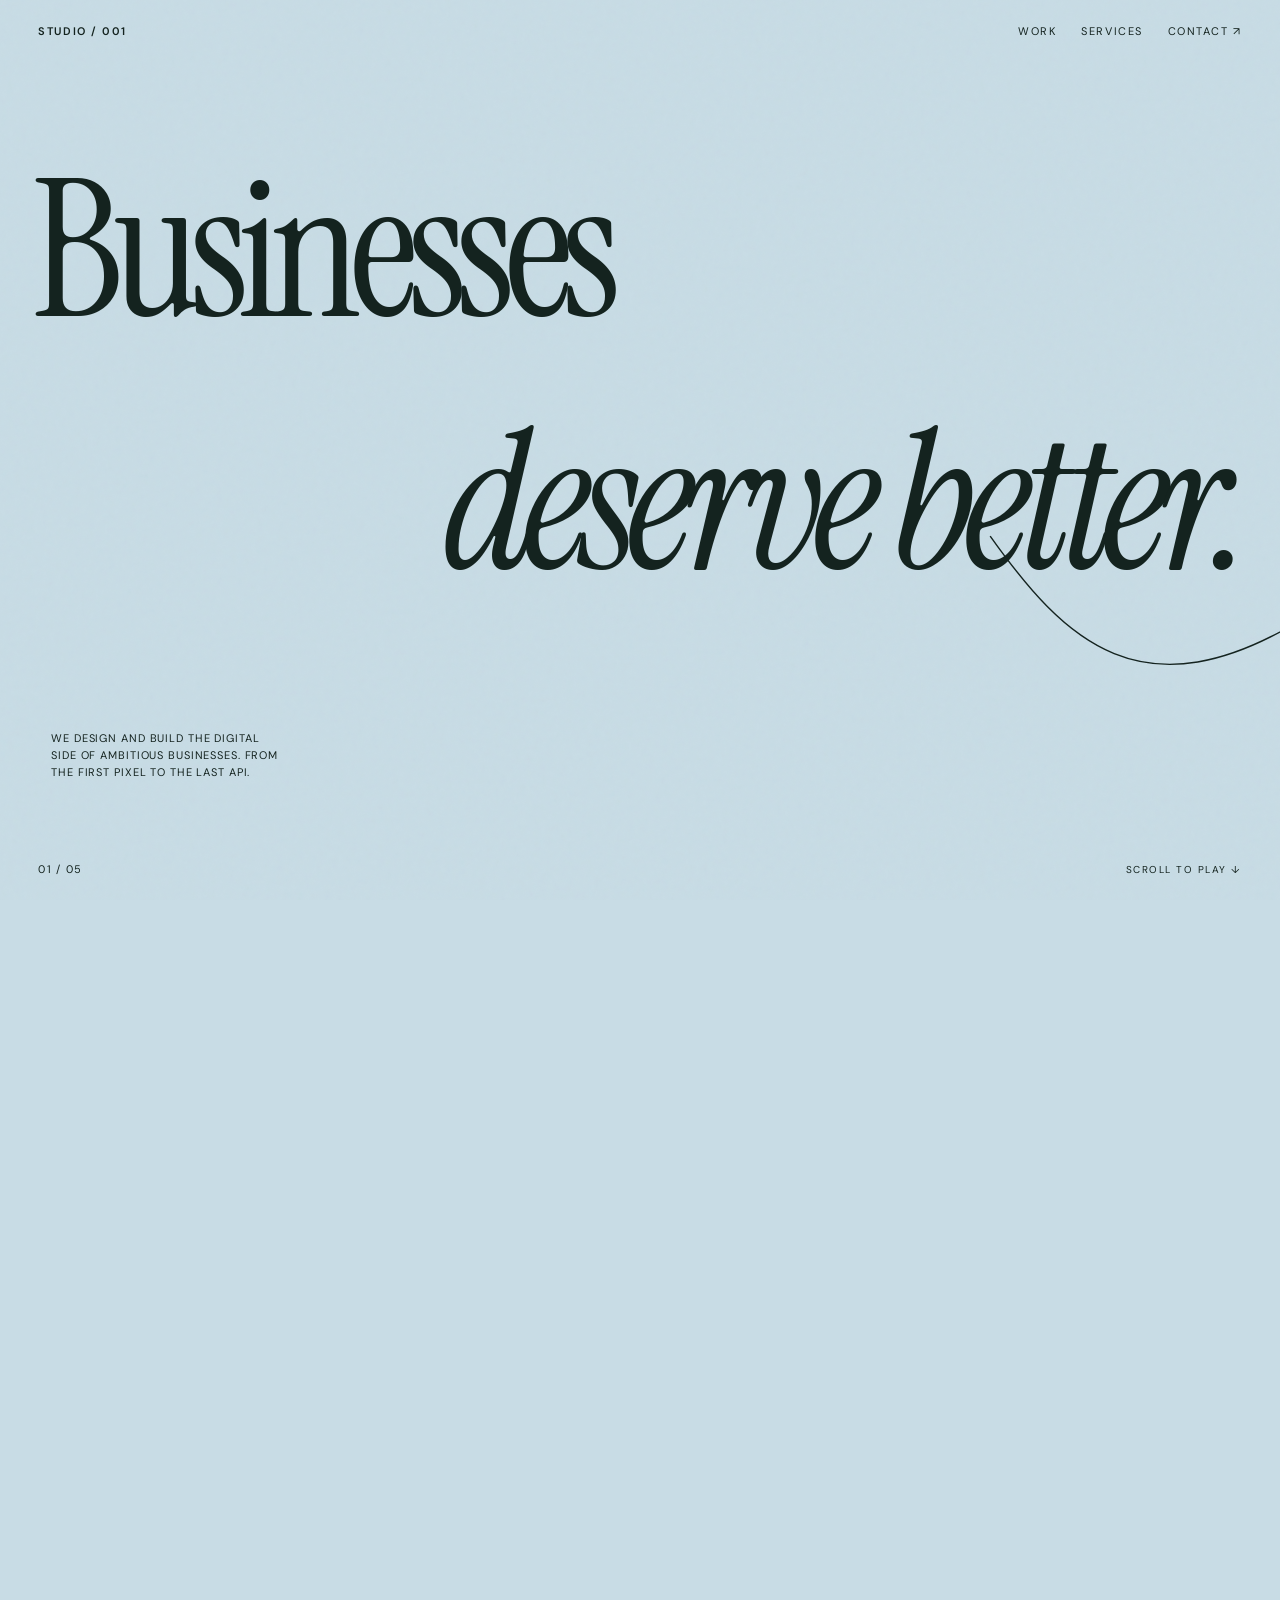
<file: index.html>
<!doctype html>
<html lang="en">
<head>
<meta charset="utf-8"><meta name="viewport" content="width=device-width,initial-scale=1">
<title>Studio — Digital, made tangible.</title>
<meta name="theme-color" content="#c9dce5">
<style>
@import url('https://fonts.googleapis.com/css2?family=DM+Sans:wght@400;500;600&family=Instrument+Serif:ital@0;1&display=swap');
:root{--blue:#c8dce5;--cream:#eee6d7;--green:#12382f;--ink:#14231f;--tan:#c9b89a}
*{box-sizing:border-box}html,body{margin:0;background:var(--blue);color:var(--ink);font-family:"DM Sans",sans-serif}
body{height:720vh}.stage{position:fixed;inset:0;overflow:hidden;background:var(--blue);transition:background .6s}
.paper{position:absolute;inset:-4%;background-image:url("data:image/svg+xml,%3Csvg viewBox='0 0 180 180' xmlns='http://www.w3.org/2000/svg'%3E%3Cfilter id='n'%3E%3CfeTurbulence type='fractalNoise' baseFrequency='.8' numOctaves='4' stitchTiles='stitch'/%3E%3C/filter%3E%3Crect width='100%25' height='100%25' filter='url(%23n)' opacity='.10'/%3E%3C/svg%3E");mix-blend-mode:multiply;opacity:.28;pointer-events:none;z-index:30}
nav{position:absolute;z-index:40;top:0;left:0;right:0;padding:24px 3vw;display:flex;justify-content:space-between;align-items:center;font-size:11px;letter-spacing:.14em;text-transform:uppercase}
.logo{font-weight:600}.navright{display:flex;gap:25px}.counter{position:absolute;z-index:40;bottom:24px;left:3vw;font-size:11px;letter-spacing:.12em}.hint{position:absolute;z-index:40;right:3vw;bottom:24px;font-size:10px;letter-spacing:.15em;text-transform:uppercase}
.scene{position:absolute;inset:0;display:flex;align-items:center;justify-content:center;will-change:transform,opacity}
.hero{z-index:8}.mega{position:absolute;margin:0;font-family:"Instrument Serif",serif;font-size:clamp(88px,15vw,245px);font-weight:400;line-height:.74;letter-spacing:-.055em;white-space:nowrap}
.mega.a{left:2.5vw;top:20vh}.mega.b{right:3vw;top:48vh;font-style:italic}.micro{position:absolute;width:230px;font-size:11px;line-height:1.55;text-transform:uppercase;letter-spacing:.08em;left:4vw;bottom:12vh}
.lineSvg{position:absolute;inset:0;width:100%;height:100%;z-index:14;pointer-events:none}.lineSvg path{fill:none;stroke:var(--ink);stroke-width:1.4;vector-effect:non-scaling-stroke}
.idea{z-index:10;opacity:0}.idea .title{position:absolute;left:7vw;top:19vh;font:400 clamp(70px,12vw,190px)/.78 "Instrument Serif";letter-spacing:-.05em}.idea .title i{font-weight:400}.sketch{position:absolute;right:8vw;bottom:8vh;width:min(38vw,550px);height:min(50vh,500px);border:1px solid var(--ink);transform:rotate(2deg);background:rgba(238,230,215,.34)}
.sketch:before,.sketch:after{content:"";position:absolute;border:1px solid var(--ink)}.sketch:before{inset:12% 10% 18% 14%;clip-path:polygon(0 100%,0 30%,23% 30%,23% 0,55% 0,55% 18%,100% 18%,100% 100%)}.sketch:after{width:38%;height:45%;right:15%;bottom:18%;border-radius:50% 50% 8% 8%}
.note{position:absolute;right:12vw;top:17vh;font:italic 30px "Instrument Serif";transform:rotate(-7deg)}
.web{z-index:12;opacity:0}.browser{width:min(78vw,1120px);height:min(66vh,690px);background:var(--cream);border:1px solid var(--ink);box-shadow:12px 15px 0 rgba(20,35,31,.12);position:relative;overflow:hidden}.bar{height:42px;border-bottom:1px solid var(--ink);display:flex;align-items:center;padding:0 16px;gap:7px}.dot{width:6px;height:6px;border:1px solid;border-radius:50%}.browserHero{padding:7vh 5vw}.browserHero small{font-size:10px;letter-spacing:.14em;text-transform:uppercase}.browserHero h2{font:400 clamp(58px,9vw,145px)/.77 "Instrument Serif";letter-spacing:-.05em;margin:3vh 0}.browserHero p{width:340px;max-width:70%;font-size:12px;line-height:1.6}
.phoneScene{z-index:15;opacity:0}.phone{height:min(74vh,760px);aspect-ratio:.49;border:1.5px solid var(--cream);border-radius:44px;padding:12px;background:var(--green);box-shadow:14px 18px 0 rgba(0,0,0,.12);color:var(--cream);overflow:hidden}.phoneIn{border:1px solid rgba(238,230,215,.5);border-radius:33px;height:100%;padding:35px 20px;position:relative}.phone h3{font:400 58px/.85 "Instrument Serif";margin:50px 0 15px}.phone .tile{border-top:1px solid rgba(238,230,215,.5);padding:16px 0;font-size:11px;display:flex;justify-content:space-between}.floatWord{position:absolute;font:italic clamp(90px,17vw,270px)/.8 "Instrument Serif";color:var(--cream);white-space:nowrap}
.system{z-index:18;opacity:0;color:var(--ink)}.systemTitle{position:absolute;left:4vw;top:15vh;font:400 clamp(75px,12vw,190px)/.8 "Instrument Serif";letter-spacing:-.05em}.objects{position:absolute;left:5vw;right:5vw;bottom:9vh;height:36vh;display:flex;align-items:end;justify-content:space-between}.obj{border:1px solid var(--ink);background:rgba(238,230,215,.38);padding:16px;font-size:10px;text-transform:uppercase;letter-spacing:.1em}.receipt{width:18%;height:75%;transform:rotate(-3deg)}.box{width:23%;height:45%}.crm{width:28%;height:92%;display:grid;grid-template-rows:auto 1fr;gap:15px}.rows{border-top:1px solid}.rows div{border-bottom:1px solid;padding:8px 0}.pay{width:17%;height:58%;transform:rotate(3deg)}
.final{z-index:22;opacity:0;color:var(--cream)}.final h2{font:400 clamp(80px,14vw,220px)/.76 "Instrument Serif";letter-spacing:-.055em;margin:0;width:88vw}.final h2 i{font-weight:400}.final small{position:absolute;left:6vw;bottom:11vh;letter-spacing:.15em;text-transform:uppercase}.globe{position:absolute;width:min(32vw,430px);aspect-ratio:1;border:1px solid var(--cream);border-radius:50%;right:5vw;bottom:-10vh;opacity:.5}.globe:before,.globe:after{content:"";position:absolute;inset:10% 32%;border:1px solid;border-radius:50%}.globe:after{inset:32% 10%}
@media(max-width:700px){body{height:760vh}nav{padding:18px 18px}.navright{gap:12px}.navright span:first-child{display:none}.mega{font-size:clamp(76px,24vw,120px)}.mega.a{left:16px;top:25vh}.mega.b{right:15px;top:48vh}.micro{left:18px;bottom:15vh;width:185px}.idea .title{left:18px;top:19vh;font-size:clamp(65px,20vw,105px)}.sketch{width:72vw;height:36vh;right:-8vw;bottom:8vh}.note{right:20px;top:14vh;font-size:22px}.browser{width:88vw;height:64vh}.browserHero{padding:6vh 7vw}.browserHero h2{font-size:clamp(58px,18vw,90px)}.phone{height:68vh}.floatWord{font-size:30vw;transform:rotate(-90deg);right:-42vw!important;top:30vh!important}.systemTitle{left:18px;top:15vh;font-size:20vw}.objects{left:18px;right:18px;height:43vh;gap:8px;flex-wrap:wrap}.receipt{width:42%;height:40%}.box{width:52%;height:32%}.crm{width:60%;height:50%}.pay{width:34%;height:42%}.final h2{font-size:21vw;width:92vw}.globe{width:70vw;right:-20vw}.counter{left:18px}.hint{right:18px}}
@media(prefers-reduced-motion:reduce){body{height:auto}.stage{position:relative;height:100vh}.scene:not(.hero){display:none}}
</style>
</head><body>
<main class="stage" id="stage">
<div class="paper"></div>
<nav><div class="logo">STUDIO / 001</div><div class="navright"><span>Work</span><span>Services</span><span>Contact ↗</span></div></nav>
<div class="counter"><span id="num">01</span> / 05</div><div class="hint">scroll to play ↓</div>
<section class="scene hero" id="hero"><h1 class="mega a">Businesses</h1><h1 class="mega b">deserve <i>better.</i></h1><p class="micro">We design and build the digital side of ambitious businesses. From the first pixel to the last API.</p></section>
<section class="scene idea" id="idea"><div class="title">It starts<br>with an <i>idea.</i></div><div class="note">make it tangible →</div><div class="sketch"></div></section>
<section class="scene web" id="web"><div class="browser"><div class="bar"><i class="dot"></i><i class="dot"></i><i class="dot"></i></div><div class="browserHero"><small>Strategy / Design / Development</small><h2>Ideas become<br><i>websites.</i></h2><p>Not templates. Digital places with a point of view, built to move people and businesses forward.</p></div></div></section>
<section class="scene phoneScene" id="phone"><div class="floatWord" style="left:-4vw;top:18vh">then they move.</div><div class="phone"><div class="phoneIn"><small>YOUR BUSINESS / IN POCKET</small><h3>Powerful<br><i>apps.</i></h3><div class="tile"><span>iOS + Android</span><span>01</span></div><div class="tile"><span>Commerce</span><span>02</span></div><div class="tile"><span>Marketplaces</span><span>03</span></div><div class="tile"><span>Customer portals</span><span>04</span></div></div></div></section>
<section class="scene system" id="system"><div class="systemTitle">Not just the<br>website. <i>The system.</i></div><div class="objects"><div class="obj receipt">ORDER #042<br><br>Customer<br>↓<br>Payment<br>↓<br>Confirmed</div><div class="obj box">INVENTORY<br><br>247 items<br>12 low stock</div><div class="obj crm">CRM / LIVE<div class="rows"><div>New lead · 12:42</div><div>Order paid · 12:43</div><div>WhatsApp sent · 12:43</div><div>Stock updated · 12:44</div></div></div><div class="obj pay">AUTOMATION<br><br>When this happens<br>↓<br>do the next thing.</div></div></section>
<section class="scene final" id="final"><h2>From local roots<br>to <i>global opportunities.</i></h2><small>Web · Apps · Systems · AI · Growth &nbsp;&nbsp; → Let's build.</small><div class="globe"></div></section>
<svg class="lineSvg" viewBox="0 0 1000 700" preserveAspectRatio="none"><path id="thread" d="M -20 430 C 130 380,160 610,320 540 S 520 180,650 270 S 810 610,1020 480"/></svg>
</main>
<script>
const clamp=(v,a=0,b=1)=>Math.max(a,Math.min(b,v)), lerp=(a,b,t)=>a+(b-a)*t;
const stage=document.querySelector('#stage'),hero=document.querySelector('#hero'),idea=document.querySelector('#idea'),web=document.querySelector('#web'),phone=document.querySelector('#phone'),system=document.querySelector('#system'),final=document.querySelector('#final'),num=document.querySelector('#num'),path=document.querySelector('#thread');
const L=path.getTotalLength();path.style.strokeDasharray=L;path.style.strokeDashoffset=L;
function range(p,a,b){return clamp((p-a)/(b-a))}
function fadeScene(el,t,scale=1){el.style.opacity=t;el.style.transform='scale('+lerp(scale,1,t)+')'}
function render(){
 const max=document.documentElement.scrollHeight-innerHeight,p=max?scrollY/max:0;
 const hOut=range(p,.02,.17); hero.style.opacity=1-hOut; hero.style.transform='translateY('+(-hOut*25)+'vh) scale('+lerp(1,1.13,hOut)+')';
 document.querySelector('.mega.a').style.transform='translateX('+(-hOut*25)+'vw)';
 document.querySelector('.mega.b').style.transform='translateX('+(hOut*20)+'vw)';
 let t=range(p,.11,.24)*(1-range(p,.29,.36)); fadeScene(idea,t,.92); document.querySelector('.sketch').style.transform='rotate('+lerp(8,0,range(p,.12,.25))+'deg) scale('+lerp(.75,1,range(p,.12,.25))+')';
 t=range(p,.28,.39)*(1-range(p,.47,.54)); fadeScene(web,t,.76); document.querySelector('.browser').style.transform='rotate('+lerp(-5,0,range(p,.28,.4))+'deg) scale('+lerp(.72,1,range(p,.28,.4))+')';
 t=range(p,.46,.58)*(1-range(p,.66,.72)); fadeScene(phone,t,.8); document.querySelector('.phone').style.transform='rotate('+lerp(12,-3,range(p,.46,.6))+'deg) scale('+lerp(.7,1,range(p,.46,.6))+')';
 t=range(p,.64,.75)*(1-range(p,.83,.89)); fadeScene(system,t,.9); document.querySelector('.objects').style.transform='translateY('+lerp(120,0,range(p,.64,.77))+'px)';
 t=range(p,.84,.94); fadeScene(final,t,.9);
 const colors=[[200,220,229],[238,230,215],[18,56,47],[200,220,229],[238,230,215],[18,56,47]];
 let idx=Math.min(4,Math.floor(p*5)),lt=p*5-idx,c1=colors[idx],c2=colors[idx+1]; stage.style.background='rgb('+c1.map((v,i)=>Math.round(lerp(v,c2[i],lt))).join(',')+')';
 path.style.stroke=(p>.43&&p<.64)||p>.83?'#eee6d7':'#14231f'; path.style.strokeDashoffset=L*(1-clamp(p*1.13));
 num.textContent=String(Math.min(5,Math.floor(p*5)+1)).padStart(2,'0');
 requestAnimationFrame(()=>{});
}
addEventListener('scroll',render,{passive:true});addEventListener('resize',render);render();
</script></body></html>
</file>
